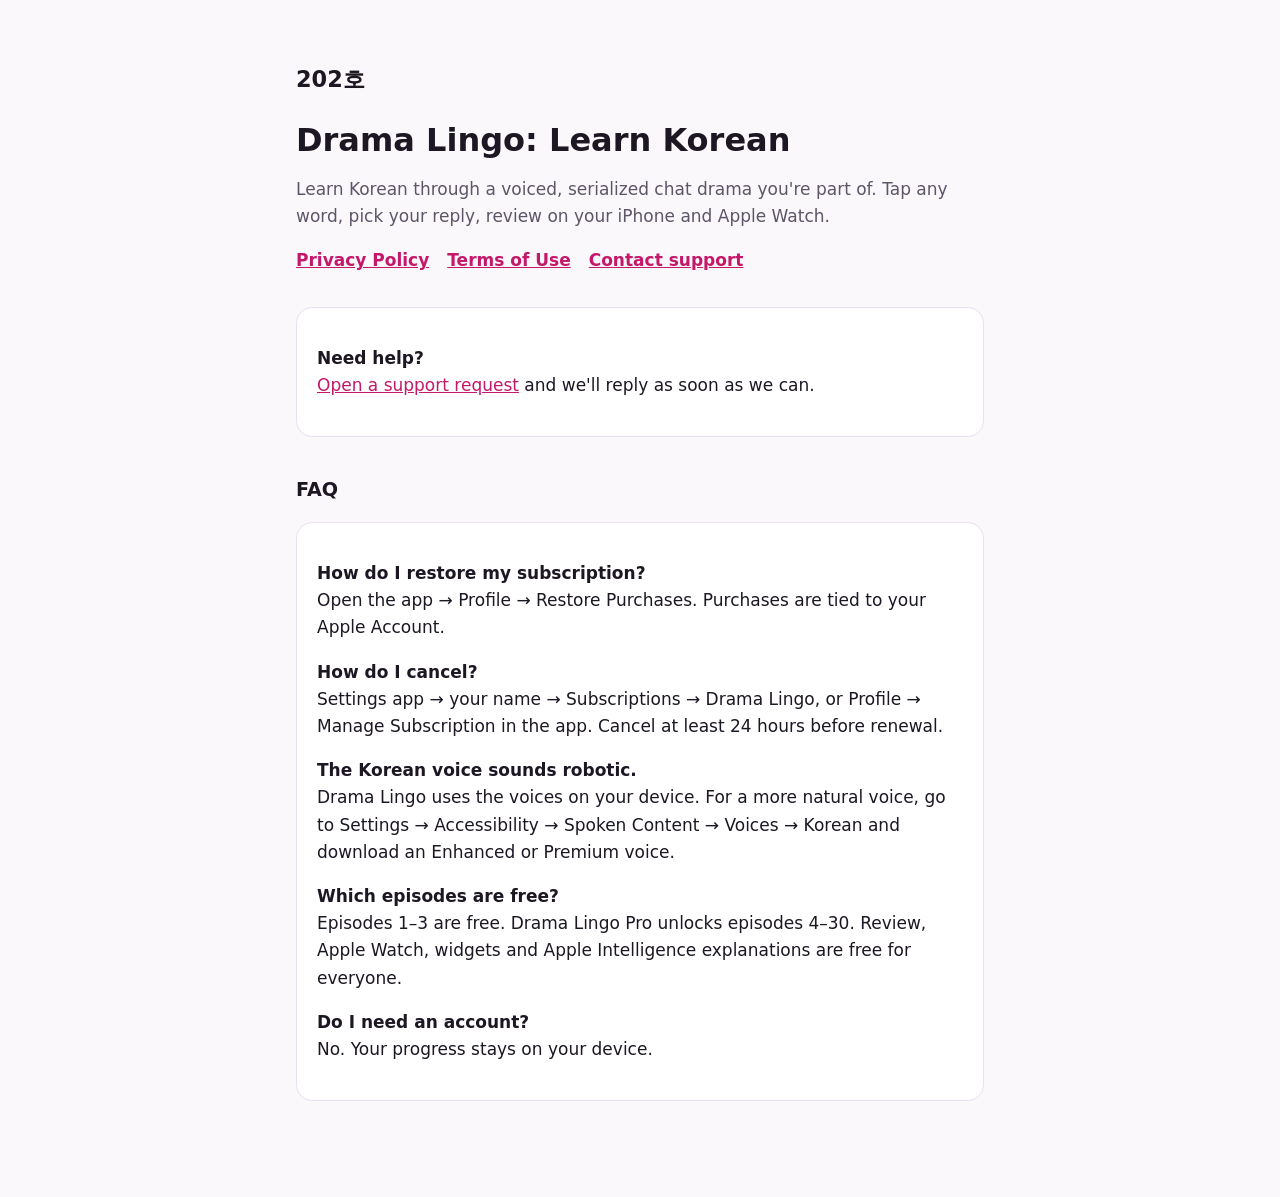
<file: index.html>
<!doctype html><html lang="en"><head><meta charset="utf-8"><meta name="viewport" content="width=device-width,initial-scale=1">
<title>Drama Lingo — Support</title><link rel="stylesheet" href="style.css"></head><body><main>
<p class="ko">202호</p><h1>Drama Lingo: Learn Korean</h1>
<p class="muted">Learn Korean through a voiced, serialized chat drama you're part of. Tap any word, pick your reply, review on your iPhone and Apple Watch.</p>
<nav class="nav"><a href="privacy.html">Privacy Policy</a><a href="https://www.apple.com/legal/internet-services/itunes/dev/stdeula/">Terms of Use</a><a href="https://github.com/xxmnewman9xx/drama-lingo-site/issues">Contact support</a></nav>
<div class="card"><p><b>Need help?</b><br><a href="https://github.com/xxmnewman9xx/drama-lingo-site/issues/new">Open a support request</a> and we'll reply as soon as we can.</p></div>
<h2>FAQ</h2>
<div class="card"><p><b>How do I restore my subscription?</b><br>Open the app → Profile → Restore Purchases. Purchases are tied to your Apple Account.</p>
<p><b>How do I cancel?</b><br>Settings app → your name → Subscriptions → Drama Lingo, or Profile → Manage Subscription in the app. Cancel at least 24 hours before renewal.</p>
<p><b>The Korean voice sounds robotic.</b><br>Drama Lingo uses the voices on your device. For a more natural voice, go to Settings → Accessibility → Spoken Content → Voices → Korean and download an Enhanced or Premium voice.</p>
<p><b>Which episodes are free?</b><br>Episodes 1–3 are free. Drama Lingo Pro unlocks episodes 4–30. Review, Apple Watch, widgets and Apple Intelligence explanations are free for everyone.</p>
<p><b>Do I need an account?</b><br>No. Your progress stays on your device.</p></div>
</main></body></html>
</file>
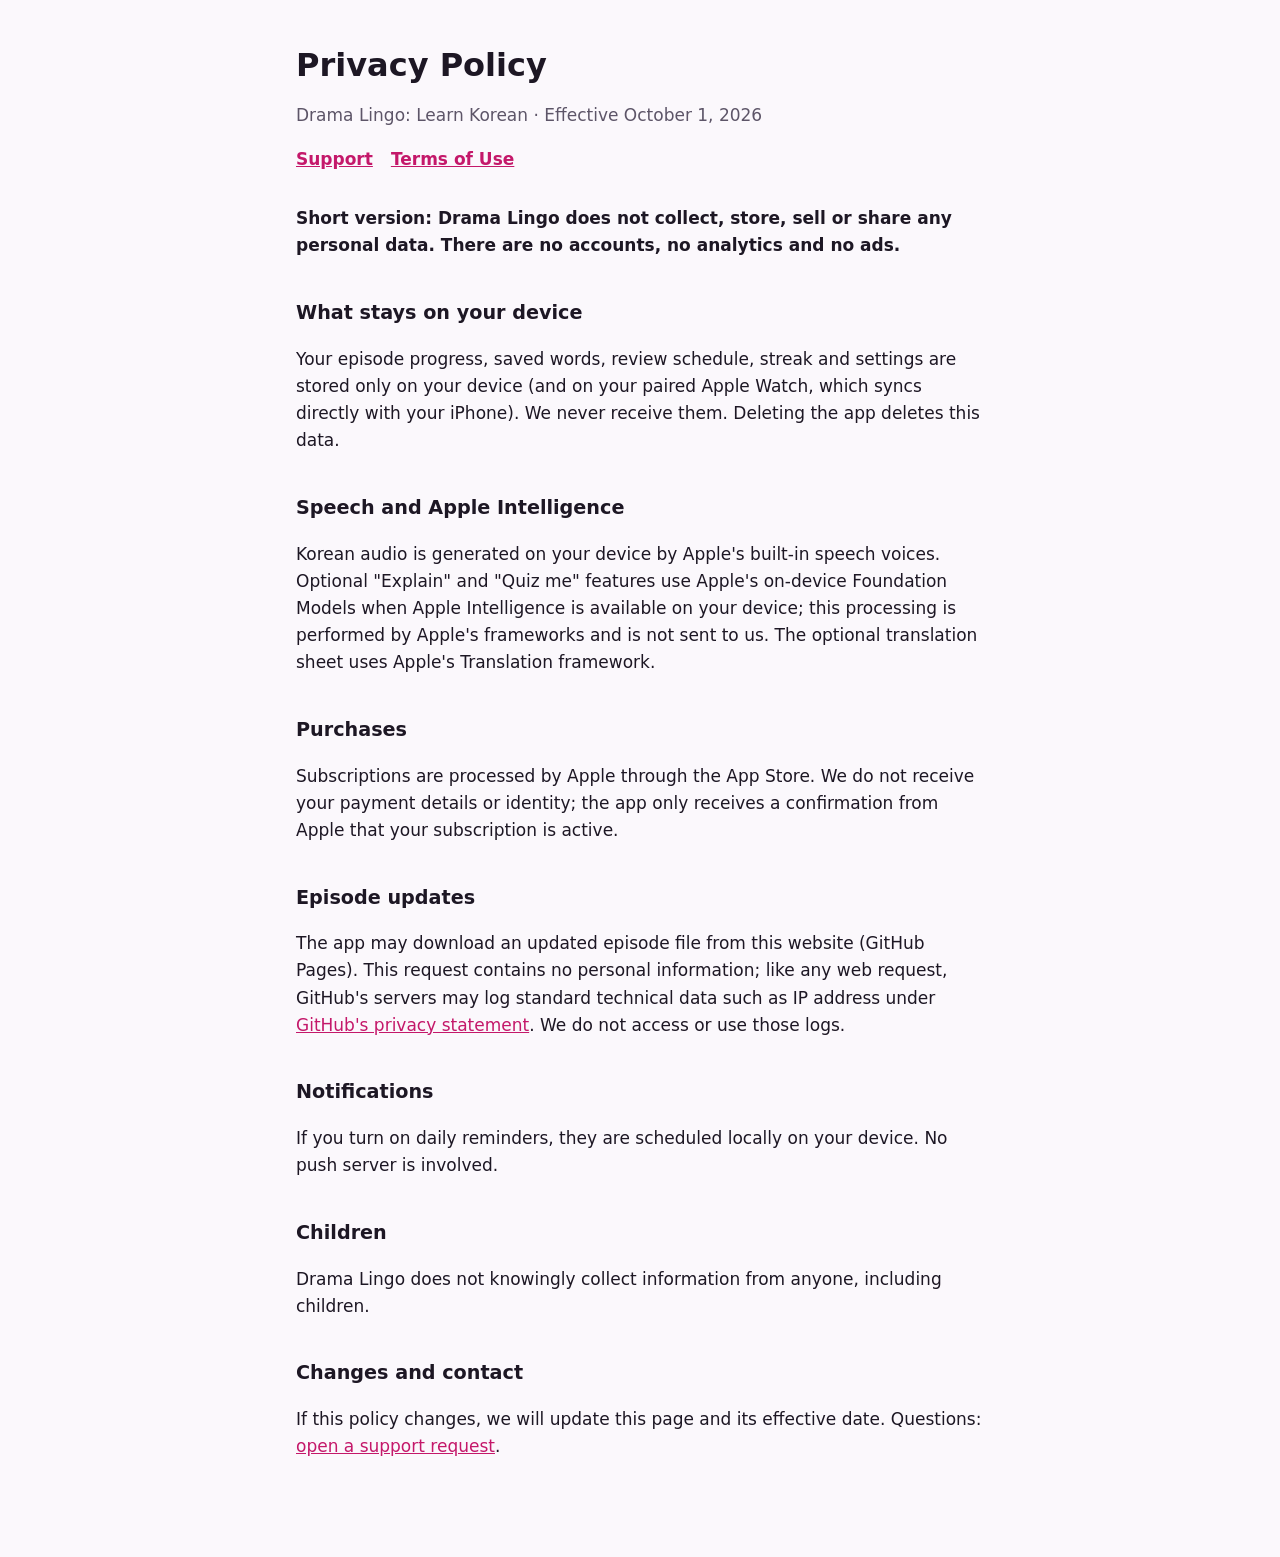
<file: privacy.html>
<!doctype html><html lang="en"><head><meta charset="utf-8"><meta name="viewport" content="width=device-width,initial-scale=1">
<title>Drama Lingo — Privacy Policy</title><link rel="stylesheet" href="style.css"></head><body><main>
<h1>Privacy Policy</h1><p class="muted">Drama Lingo: Learn Korean · Effective October 1, 2026</p>
<nav class="nav"><a href="index.html">Support</a><a href="https://www.apple.com/legal/internet-services/itunes/dev/stdeula/">Terms of Use</a></nav>
<p><b>Short version: Drama Lingo does not collect, store, sell or share any personal data. There are no accounts, no analytics and no ads.</b></p>
<h2>What stays on your device</h2>
<p>Your episode progress, saved words, review schedule, streak and settings are stored only on your device (and on your paired Apple Watch, which syncs directly with your iPhone). We never receive them. Deleting the app deletes this data.</p>
<h2>Speech and Apple Intelligence</h2>
<p>Korean audio is generated on your device by Apple's built-in speech voices. Optional "Explain" and "Quiz me" features use Apple's on-device Foundation Models when Apple Intelligence is available on your device; this processing is performed by Apple's frameworks and is not sent to us. The optional translation sheet uses Apple's Translation framework.</p>
<h2>Purchases</h2>
<p>Subscriptions are processed by Apple through the App Store. We do not receive your payment details or identity; the app only receives a confirmation from Apple that your subscription is active.</p>
<h2>Episode updates</h2>
<p>The app may download an updated episode file from this website (GitHub Pages). This request contains no personal information; like any web request, GitHub's servers may log standard technical data such as IP address under <a href="https://docs.github.com/en/site-policy/privacy-policies/github-general-privacy-statement">GitHub's privacy statement</a>. We do not access or use those logs.</p>
<h2>Notifications</h2>
<p>If you turn on daily reminders, they are scheduled locally on your device. No push server is involved.</p>
<h2>Children</h2>
<p>Drama Lingo does not knowingly collect information from anyone, including children.</p>
<h2>Changes and contact</h2>
<p>If this policy changes, we will update this page and its effective date. Questions: <a href="https://github.com/xxmnewman9xx/drama-lingo-site/issues">open a support request</a>.</p>
</main></body></html>
</file>
<file: style.css>
:root{--bg:#fbf8fc;--fg:#1d1724;--muted:#5d5568;--accent:#c4186a;--card:#fff;--line:#e8e1ee}
@media (prefers-color-scheme:dark){:root{--bg:#0f0b16;--fg:#f3eef8;--muted:#b3a9bf;--accent:#ff4f9a;--card:#1a1424;--line:#2c2338}}
*{box-sizing:border-box}body{margin:0;background:var(--bg);color:var(--fg);font:17px/1.6 -apple-system,BlinkMacSystemFont,"Apple SD Gothic Neo",system-ui,sans-serif}
main{max-width:720px;margin:0 auto;padding:40px 16px 80px}h1{font-size:2rem;line-height:1.2;margin:.2em 0}h2{margin-top:2em;font-size:1.2rem}
a{color:var(--accent)}.nav{display:flex;gap:18px;flex-wrap:wrap;margin:8px 0 32px;font-weight:600}.muted{color:var(--muted)}
.card{background:var(--card);border:1px solid var(--line);border-radius:16px;padding:20px;margin:16px 0}.ko{font-size:1.4rem;font-weight:700}
</file>
